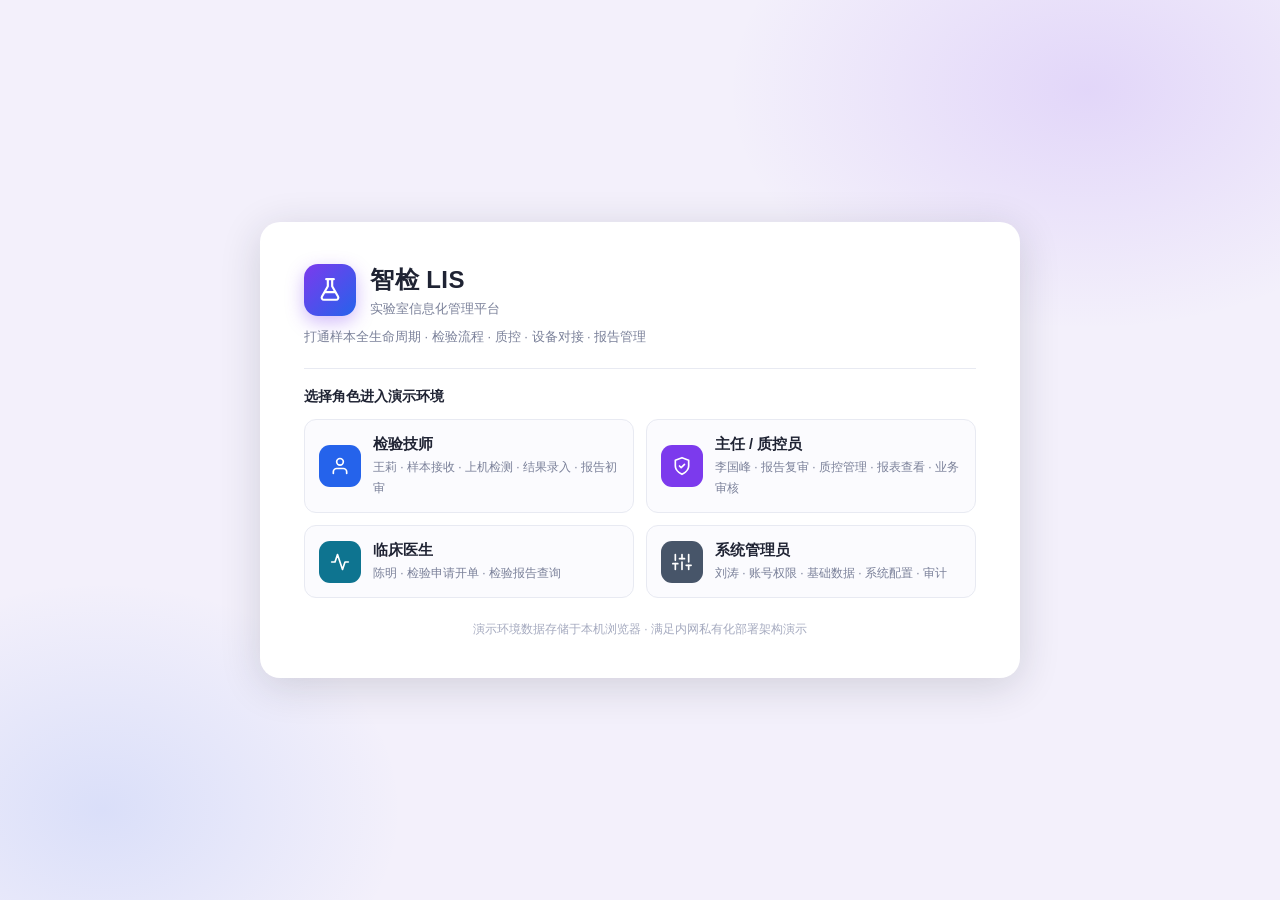
<file: demo/index.html>
<!DOCTYPE html>
<html lang="zh-CN">
<head>
<meta charset="UTF-8">
<meta name="viewport" content="width=device-width, initial-scale=1.0, viewport-fit=cover">
<meta name="theme-color" content="#7C3AED">
<title>智检 LIS · 实验室信息化管理平台</title>
<link rel="stylesheet" href="css/style.css">
<link rel="icon" href="data:image/svg+xml,<svg xmlns='http://www.w3.org/2000/svg' viewBox='0 0 24 24'><path fill='%237C3AED' d='M12 2l8 4v6c0 5-3.5 8.5-8 10-4.5-1.5-8-5-8-10V6z'/></svg>">
</head>
<body>

<!-- ============ SVG 图标库 ============ -->
<svg xmlns="http://www.w3.org/2000/svg" style="display:none">
  <symbol id="i-home" viewBox="0 0 24 24"><path d="M3 9l9-7 9 7v11a2 2 0 0 1-2 2H5a2 2 0 0 1-2-2z"/><polyline points="9 22 9 12 15 12 15 22"/></symbol>
  <symbol id="i-tube" viewBox="0 0 24 24"><path d="M7 2h10"/><path d="M9 2v14a3 3 0 0 0 6 0V2"/><path d="M9 9h6"/></symbol>
  <symbol id="i-flask" viewBox="0 0 24 24"><path d="M10 2v6.5L4.6 18a2 2 0 0 0 1.8 3h11.2a2 2 0 0 0 1.8-3L14 8.5V2"/><path d="M8.5 2h7"/><path d="M7.5 14h9"/></symbol>
  <symbol id="i-shield" viewBox="0 0 24 24"><path d="M12 22s8-4 8-10V5l-8-3-8 3v7c0 6 8 10 8 10z"/><path d="M9 12l2 2 4-4"/></symbol>
  <symbol id="i-monitor" viewBox="0 0 24 24"><rect x="2" y="3" width="20" height="14" rx="2"/><path d="M8 21h8M12 17v4"/></symbol>
  <symbol id="i-chart" viewBox="0 0 24 24"><path d="M3 3v18h18"/><path d="M8 17v-6M13 17V7M18 17v-3"/></symbol>
  <symbol id="i-settings" viewBox="0 0 24 24"><path d="M4 21v-7M4 10V3M12 21v-9M12 8V3M20 21v-5M20 12V3"/><path d="M1 14h6M9 8h6M17 16h6"/></symbol>
  <symbol id="i-bell" viewBox="0 0 24 24"><path d="M18 8a6 6 0 0 0-12 0c0 7-3 9-3 9h18s-3-2-3-9"/><path d="M13.7 21a2 2 0 0 1-3.4 0"/></symbol>
  <symbol id="i-scan" viewBox="0 0 24 24"><path d="M3 7V5a2 2 0 0 1 2-2h2M17 3h2a2 2 0 0 1 2 2v2M21 17v2a2 2 0 0 1-2 2h-2M7 21H5a2 2 0 0 1-2-2v-2"/><path d="M7 12h10"/></symbol>
  <symbol id="i-plus" viewBox="0 0 24 24"><path d="M12 5v14M5 12h14"/></symbol>
  <symbol id="i-search" viewBox="0 0 24 24"><circle cx="11" cy="11" r="8"/><path d="M21 21l-4.35-4.35"/></symbol>
  <symbol id="i-user" viewBox="0 0 24 24"><path d="M20 21v-2a4 4 0 0 0-4-4H8a4 4 0 0 0-4 4v2"/><circle cx="12" cy="7" r="4"/></symbol>
  <symbol id="i-users" viewBox="0 0 24 24"><path d="M17 21v-2a4 4 0 0 0-4-4H5a4 4 0 0 0-4 4v2"/><circle cx="9" cy="7" r="4"/><path d="M23 21v-2a4 4 0 0 0-3-3.87M16 3.13a4 4 0 0 1 0 7.75"/></symbol>
  <symbol id="i-logout" viewBox="0 0 24 24"><path d="M9 21H5a2 2 0 0 1-2-2V5a2 2 0 0 1 2-2h4"/><polyline points="16 17 21 12 16 7"/><path d="M21 12H9"/></symbol>
  <symbol id="i-x" viewBox="0 0 24 24"><path d="M18 6L6 18M6 6l12 12"/></symbol>
  <symbol id="i-check" viewBox="0 0 24 24"><polyline points="20 6 9 17 4 12"/></symbol>
  <symbol id="i-alert" viewBox="0 0 24 24"><path d="M10.29 3.86L1.82 18a2 2 0 0 0 1.71 3h16.94a2 2 0 0 0 1.71-3L13.71 3.86a2 2 0 0 0-3.42 0z"/><path d="M12 9v4M12 17h.01"/></symbol>
  <symbol id="i-clock" viewBox="0 0 24 24"><circle cx="12" cy="12" r="10"/><polyline points="12 6 12 12 16 14"/></symbol>
  <symbol id="i-download" viewBox="0 0 24 24"><path d="M21 15v4a2 2 0 0 1-2 2H5a2 2 0 0 1-2-2v-4"/><polyline points="7 10 12 15 17 10"/><path d="M12 15V3"/></symbol>
  <symbol id="i-chevron" viewBox="0 0 24 24"><polyline points="9 18 15 12 9 6"/></symbol>
  <symbol id="i-edit" viewBox="0 0 24 24"><path d="M11 4H4a2 2 0 0 0-2 2v14a2 2 0 0 0 2 2h14a2 2 0 0 0 2-2v-7"/><path d="M18.5 2.5a2.12 2.12 0 0 1 3 3L12 15l-4 1 1-4z"/></symbol>
  <symbol id="i-trash" viewBox="0 0 24 24"><polyline points="3 6 5 6 21 6"/><path d="M19 6v14a2 2 0 0 1-2 2H7a2 2 0 0 1-2-2V6m3 0V4a2 2 0 0 1 2-2h4a2 2 0 0 1 2 2v2"/></symbol>
  <symbol id="i-refresh" viewBox="0 0 24 24"><polyline points="23 4 23 10 17 10"/><path d="M20.49 15a9 9 0 1 1-2.12-9.36L23 10"/></symbol>
  <symbol id="i-printer" viewBox="0 0 24 24"><polyline points="6 9 6 2 18 2 18 9"/><path d="M6 18H4a2 2 0 0 1-2-2v-5a2 2 0 0 1 2-2h16a2 2 0 0 1 2 2v5a2 2 0 0 1-2 2h-2"/><rect x="6" y="14" width="12" height="8"/></symbol>
  <symbol id="i-menu" viewBox="0 0 24 24"><path d="M3 12h18M3 6h18M3 18h18"/></symbol>
  <symbol id="i-more" viewBox="0 0 24 24"><circle cx="12" cy="12" r="1.6"/><circle cx="12" cy="5" r="1.6"/><circle cx="12" cy="19" r="1.6"/></symbol>
  <symbol id="i-send" viewBox="0 0 24 24"><path d="M22 2L11 13"/><path d="M22 2l-7 20-4-9-9-4z"/></symbol>
  <symbol id="i-activity" viewBox="0 0 24 24"><polyline points="22 12 18 12 15 21 9 3 6 12 2 12"/></symbol>
  <symbol id="i-filter" viewBox="0 0 24 24"><polygon points="22 3 2 3 10 12.46 10 19 14 21 14 12.46 22 3"/></symbol>
  <symbol id="i-file" viewBox="0 0 24 24"><path d="M14 2H6a2 2 0 0 0-2 2v16a2 2 0 0 0 2 2h12a2 2 0 0 0 2-2V8z"/><polyline points="14 2 14 8 20 8"/><path d="M9 15l2 2 4-4"/></symbol>
  <symbol id="i-db" viewBox="0 0 24 24"><ellipse cx="12" cy="5" rx="9" ry="3"/><path d="M21 12c0 1.66-4 3-9 3s-9-1.34-9-3"/><path d="M3 5v14c0 1.66 4 3 9 3s9-1.34 9-3V5"/></symbol>
  <symbol id="i-logout2" viewBox="0 0 24 24"><path d="M9 21H5a2 2 0 0 1-2-2V5a2 2 0 0 1 2-2h4"/><polyline points="16 17 21 12 16 7"/><path d="M21 12H9"/></symbol>
  <symbol id="i-box" viewBox="0 0 24 24"><path d="M21 16V8a2 2 0 0 0-1-1.73l-7-4a2 2 0 0 0-2 0l-7 4A2 2 0 0 0 3 8v8a2 2 0 0 0 1 1.73l7 4a2 2 0 0 0 2 0l7-4A2 2 0 0 0 21 16z"/><polyline points="3.27 6.96 12 12.01 20.73 6.96"/><path d="M12 22.08V12"/></symbol>
</svg>

<!-- ============ 登录视图 ============ -->
<div id="login-view" class="login-wrap hidden">
  <div class="login-bg-deco"></div>
  <div class="login-card">
    <div class="login-brand">
      <div class="logo-mark"><svg class="ic"><use href="#i-flask"/></svg></div>
      <div>
        <h1>智检 LIS</h1>
        <p>实验室信息化管理平台</p>
      </div>
    </div>
    <p class="login-tip">打通样本全生命周期 · 检验流程 · 质控 · 设备对接 · 报告管理</p>
    <div class="login-label">选择角色进入演示环境</div>
    <div class="role-grid" id="role-grid"></div>
    <div class="login-foot">演示环境数据存储于本机浏览器 · 满足内网私有化部署架构演示</div>
  </div>
</div>

<!-- ============ 应用外壳 ============ -->
<div id="app-shell" class="app-shell hidden">
  <aside class="sidebar" id="sidebar">
    <div class="side-brand">
      <div class="logo-mark sm"><svg class="ic"><use href="#i-flask"/></svg></div>
      <div class="side-brand-txt"><b>智检 LIS</b><span>实验室信息化管理平台</span></div>
    </div>
    <nav class="side-nav" id="side-nav"></nav>
    <div class="side-foot" id="side-foot"></div>
  </aside>

  <div class="main-col">
    <header class="topbar">
      <button class="icon-btn only-mobile" id="btn-side-toggle" onclick="W.toggleSide()"><svg class="ic"><use href="#i-menu"/></svg></button>
      <div class="topbar-title" id="topbar-title">工作台</div>
      <div class="topbar-spacer"></div>
      <button class="btn btn-primary btn-sm only-mobile" onclick="W.openScan()"><svg class="ic ic-sm"><use href="#i-scan"/></svg><span>扫码</span></button>
      <div class="msg-wrap">
        <button class="icon-btn" id="btn-bell" onclick="W.toggleMsg(event)"><svg class="ic"><use href="#i-bell"/></svg><span class="msg-dot hidden" id="msg-dot"></span></button>
        <div class="msg-panel hidden" id="msg-panel">
          <div class="msg-head"><b>消息中心</b><a href="javascript:;" onclick="W.readAllMsg()">全部已读</a></div>
          <div class="msg-list" id="msg-list"></div>
        </div>
      </div>
      <div class="user-chip" id="user-chip"></div>
      <button class="icon-btn" title="切换角色" onclick="W.logout()"><svg class="ic"><use href="#i-logout"/></svg></button>
    </header>
    <main class="page" id="page"></main>
  </div>

  <nav class="bottom-nav" id="bottom-nav"></nav>
  <div class="more-sheet-mask hidden" id="more-mask" onclick="W.closeMore()"></div>
  <div class="more-sheet" id="more-sheet"></div>
</div>

<div id="modal-root"></div>
<div id="toast-root"></div>
<div id="print-area"></div>

<script src="js/data.js"></script>
<script src="js/app.js"></script>
<script src="js/views-dashboard.js"></script>
<script src="js/views-samples.js"></script>
<script src="js/views-lab.js"></script>
<script src="js/views-qc.js"></script>
<script src="js/views-devices.js"></script>
<script src="js/views-reports.js"></script>
<script src="js/views-system.js"></script>
<script>W.init();</script>
</body>
</html>
</file>
<file: demo/css/style.css>
/* ============================================================
   智检 LIS · 实验室信息化管理平台
   设计规范：紫 #7C3AED 主 / 蓝 #2563EB 辅 · 浅色医疗风
   ============================================================ */
:root{
  --primary:#7C3AED; --primary-2:#2563EB;
  --grad:linear-gradient(135deg,#7C3AED,#2563EB);
  --bg:#F5F6FA; --card:#FFFFFF;
  --border:#E8EAF2; --border-2:#D9DDEB;
  --text:#1F2333; --muted:#7A8099; --muted-2:#A5AABF;
  --ok:#16A34A; --ok-bg:#EAF8F0;
  --warn:#D97706; --warn-bg:#FEF5E7;
  --danger:#E11D48; --danger-bg:#FDECEF;
  --info:#2563EB; --info-bg:#EAF1FE;
  --purple-bg:#F3EEFD;
  --shadow:0 1px 3px rgba(31,35,51,.06),0 4px 16px rgba(31,35,51,.05);
  --shadow-lg:0 8px 40px rgba(31,35,51,.16);
  --r:12px; --r-sm:8px;
  --side-w:224px; --top-h:56px; --bottom-h:58px;
  --safe-b:env(safe-area-inset-bottom,0px);
}
*{margin:0;padding:0;box-sizing:border-box;-webkit-tap-highlight-color:transparent}
html{-webkit-text-size-adjust:100%}
body{font-family:-apple-system,BlinkMacSystemFont,"PingFang SC","Microsoft YaHei","Helvetica Neue",sans-serif;background:var(--bg);color:var(--text);font-size:14px;line-height:1.5}
.hidden{display:none!important}
a{color:var(--primary-2);text-decoration:none}
.ic{width:20px;height:20px;fill:none;stroke:currentColor;stroke-width:2;stroke-linecap:round;stroke-linejoin:round;flex:none}
.ic-sm{width:16px;height:16px}
.ic-xs{width:14px;height:14px}

/* ---------- 通用控件 ---------- */
.btn{display:inline-flex;align-items:center;justify-content:center;gap:6px;border:1px solid var(--border-2);background:#fff;color:var(--text);border-radius:var(--r-sm);padding:0 14px;height:36px;font-size:13.5px;cursor:pointer;transition:.15s;white-space:nowrap;font-family:inherit}
.btn:hover{border-color:var(--primary);color:var(--primary)}
.btn:active{transform:scale(.97)}
.btn-primary{background:var(--grad);border:none;color:#fff}
.btn-primary:hover{opacity:.92;color:#fff;box-shadow:0 4px 14px rgba(124,58,237,.35)}
.btn-danger{background:var(--danger);border:none;color:#fff}
.btn-danger:hover{opacity:.9;color:#fff}
.btn-ghost{border-color:transparent;background:transparent;color:var(--muted)}
.btn-ghost:hover{background:var(--purple-bg);color:var(--primary)}
.btn-sm{height:30px;padding:0 10px;font-size:12.5px;border-radius:7px}
.btn-lg{height:46px;font-size:15px;border-radius:10px;padding:0 20px}
.btn-block{width:100%}
.btn:disabled{opacity:.45;cursor:not-allowed;pointer-events:none}
.icon-btn{display:inline-flex;align-items:center;justify-content:center;width:38px;height:38px;border-radius:10px;border:none;background:transparent;color:var(--muted);cursor:pointer;position:relative;transition:.15s}
.icon-btn:hover{background:var(--purple-bg);color:var(--primary)}

.input,.select,.textarea{width:100%;border:1px solid var(--border-2);border-radius:var(--r-sm);padding:0 12px;height:38px;font-size:14px;color:var(--text);background:#fff;outline:none;transition:.15s;font-family:inherit}
.textarea{height:auto;min-height:76px;padding:10px 12px;resize:vertical}
.input:focus,.select:focus,.textarea:focus{border-color:var(--primary);box-shadow:0 0 0 3px rgba(124,58,237,.12)}
.input::placeholder{color:var(--muted-2)}
.select{appearance:none;background-image:url("data:image/svg+xml,%3Csvg xmlns='http://www.w3.org/2000/svg' width='12' height='12' viewBox='0 0 24 24' fill='none' stroke='%237A8099' stroke-width='2'%3E%3Cpolyline points='6 9 12 15 18 9'/%3E%3C/svg%3E");background-repeat:no-repeat;background-position:right 12px center;padding-right:32px}

/* ---------- 标签 / 徽章 ---------- */
.tag{display:inline-flex;align-items:center;gap:4px;padding:2px 9px;border-radius:99px;font-size:12px;font-weight:500;white-space:nowrap}
.t-gray{background:#F0F1F6;color:#5B6172}
.t-blue{background:var(--info-bg);color:var(--info)}
.t-cyan{background:#E6F7FB;color:#0E7490}
.t-purple{background:var(--purple-bg);color:var(--primary)}
.t-orange{background:var(--warn-bg);color:var(--warn)}
.t-green{background:var(--ok-bg);color:var(--ok)}
.t-red{background:var(--danger-bg);color:var(--danger)}
.dot{width:7px;height:7px;border-radius:50%;display:inline-block;flex:none}

/* ---------- 登录页 ---------- */
.login-wrap{position:fixed;inset:0;display:flex;align-items:center;justify-content:center;padding:20px;overflow:auto;background:#F3F0FB}
.login-bg-deco{position:absolute;inset:0;background:
  radial-gradient(600px 400px at 85% 10%,rgba(124,58,237,.14),transparent 60%),
  radial-gradient(500px 380px at 8% 90%,rgba(37,99,235,.12),transparent 60%)}
.login-card{position:relative;width:100%;max-width:760px;background:var(--card);border-radius:20px;box-shadow:var(--shadow-lg);padding:40px 44px}
.login-brand{display:flex;align-items:center;gap:14px;margin-bottom:8px}
.logo-mark{width:52px;height:52px;border-radius:14px;background:var(--grad);color:#fff;display:flex;align-items:center;justify-content:center;box-shadow:0 6px 18px rgba(124,58,237,.35);flex:none}
.logo-mark .ic{width:26px;height:26px}
.logo-mark.sm{width:38px;height:38px;border-radius:11px}
.logo-mark.sm .ic{width:20px;height:20px}
.login-brand h1{font-size:24px;letter-spacing:.5px}
.login-brand p{color:var(--muted);font-size:13px;margin-top:1px}
.login-tip{color:var(--muted);font-size:13px;padding-bottom:22px;border-bottom:1px solid var(--border);margin-bottom:18px}
.login-label{font-size:13.5px;font-weight:600;margin-bottom:12px}
.role-grid{display:grid;grid-template-columns:repeat(2,1fr);gap:12px}
.role-card{display:flex;gap:12px;align-items:center;border:1px solid var(--border);border-radius:12px;padding:14px;cursor:pointer;transition:.15s;background:#FBFBFE}
.role-card:hover{border-color:var(--primary);background:var(--purple-bg);transform:translateY(-1px);box-shadow:0 6px 18px rgba(124,58,237,.12)}
.role-ava{width:42px;height:42px;border-radius:11px;display:flex;align-items:center;justify-content:center;color:#fff;flex:none}
.role-card b{font-size:14.5px;display:block}
.role-card span{font-size:12px;color:var(--muted)}
.login-foot{margin-top:22px;font-size:12px;color:var(--muted-2);text-align:center}

/* ---------- 应用布局 ---------- */
.app-shell{display:flex;min-height:100vh}
.sidebar{width:var(--side-w);background:var(--card);border-right:1px solid var(--border);display:flex;flex-direction:column;position:fixed;top:0;bottom:0;left:0;z-index:40}
.side-brand{display:flex;align-items:center;gap:10px;padding:14px 16px;border-bottom:1px solid var(--border)}
.side-brand-txt b{font-size:15.5px;display:block;line-height:1.2}
.side-brand-txt span{font-size:10.5px;color:var(--muted);display:block;margin-top:1px}
.side-nav{flex:1;overflow-y:auto;padding:10px}
.nav-item{display:flex;align-items:center;gap:11px;padding:0 12px;height:42px;border-radius:10px;color:#4A5068;cursor:pointer;margin-bottom:3px;font-size:14px;transition:.15s;position:relative}
.nav-item:hover{background:#F6F4FD;color:var(--primary)}
.nav-item.active{background:var(--grad);color:#fff;font-weight:500;box-shadow:0 4px 12px rgba(124,58,237,.28)}
.nav-item .ic{width:19px;height:19px}
.nav-item .n-badge{margin-left:auto;background:var(--danger);color:#fff;font-size:11px;min-width:18px;height:18px;border-radius:9px;display:flex;align-items:center;justify-content:center;padding:0 5px;font-weight:600}
.side-foot{padding:12px;border-top:1px solid var(--border)}

.main-col{flex:1;margin-left:var(--side-w);display:flex;flex-direction:column;min-width:0}
.topbar{height:var(--top-h);background:rgba(255,255,255,.92);backdrop-filter:blur(10px);border-bottom:1px solid var(--border);display:flex;align-items:center;gap:8px;padding:0 18px;position:sticky;top:0;z-index:30}
.topbar-title{font-size:16px;font-weight:600}
.topbar-spacer{flex:1}
.user-chip{display:flex;align-items:center;gap:8px;padding:4px 10px 4px 4px;border-radius:99px;background:#F6F6FA;font-size:13px}
.user-ava{width:30px;height:30px;border-radius:50%;background:var(--grad);color:#fff;display:flex;align-items:center;justify-content:center;font-size:12.5px;font-weight:600;flex:none}
.user-chip small{color:var(--muted);font-size:11.5px;display:block;line-height:1.1}
.page{flex:1;padding:18px 20px 32px;max-width:1280px;width:100%;margin:0 auto}

/* ---------- 消息中心 ---------- */
.msg-wrap{position:relative}
.msg-dot{position:absolute;top:7px;right:7px;width:8px;height:8px;border-radius:50%;background:var(--danger);border:2px solid #fff}
.msg-panel{position:absolute;right:0;top:46px;width:330px;max-width:calc(100vw - 24px);background:#fff;border-radius:14px;box-shadow:var(--shadow-lg);border:1px solid var(--border);z-index:60;overflow:hidden}
.msg-head{display:flex;justify-content:space-between;align-items:center;padding:12px 14px;border-bottom:1px solid var(--border);font-size:13.5px}
.msg-head a{font-size:12px}
.msg-list{max-height:340px;overflow-y:auto}
.msg-item{display:flex;gap:10px;padding:11px 14px;border-bottom:1px solid #F2F3F8;cursor:pointer}
.msg-item:hover{background:#FAFAFE}
.msg-item.unread{background:#F7F5FE}
.msg-item.unread .mi-title::after{content:"";display:inline-block;width:6px;height:6px;border-radius:50%;background:var(--primary);margin-left:6px}
.mi-ico{width:32px;height:32px;border-radius:9px;display:flex;align-items:center;justify-content:center;flex:none}
.mi-ico .ic{width:16px;height:16px}
.mi-title{font-size:13px;font-weight:500}
.mi-body{font-size:12px;color:var(--muted);margin-top:1px;display:-webkit-box;-webkit-line-clamp:2;-webkit-box-orient:vertical;overflow:hidden}
.mi-time{font-size:11px;color:var(--muted-2);margin-top:2px}
.msg-empty{padding:36px 0;text-align:center;color:var(--muted-2);font-size:13px}

/* ---------- 页面组件 ---------- */
.page-head{display:flex;align-items:center;gap:10px;margin-bottom:16px;flex-wrap:wrap}
.page-head h2{font-size:18px}
.page-head .ph-sub{color:var(--muted);font-size:12.5px}
.page-head .ph-right{margin-left:auto;display:flex;gap:8px;flex-wrap:wrap}

.card{background:var(--card);border:1px solid var(--border);border-radius:var(--r);box-shadow:var(--shadow)}
.card-h{display:flex;align-items:center;gap:8px;padding:14px 16px;border-bottom:1px solid var(--border);font-size:14.5px;font-weight:600}
.card-h .ic{color:var(--primary)}
.card-h .ch-right{margin-left:auto;font-weight:400}
.card-b{padding:16px}
.grid{display:grid;gap:14px}
.g4{grid-template-columns:repeat(4,1fr)}
.g2{grid-template-columns:1fr 1fr}
.g32{grid-template-columns:2fr 1fr}

/* 统计卡 */
.stat-card{display:flex;gap:12px;align-items:center;padding:16px;cursor:default}
.stat-ico{width:46px;height:46px;border-radius:12px;display:flex;align-items:center;justify-content:center;flex:none}
.stat-ico .ic{width:22px;height:22px}
.stat-num{font-size:24px;font-weight:700;line-height:1.15;font-variant-numeric:tabular-nums}
.stat-num small{font-size:12px;color:var(--muted);font-weight:400;margin-left:3px}
.stat-label{font-size:12.5px;color:var(--muted)}
.stat-card.clickable{cursor:pointer}
.stat-card.clickable:hover{border-color:var(--primary)}

/* tabs */
.tabs{display:flex;gap:4px;background:#EEF0F6;padding:4px;border-radius:10px;width:fit-content;max-width:100%;overflow-x:auto;margin-bottom:14px}
.tab{border:none;background:transparent;padding:7px 16px;border-radius:8px;font-size:13.5px;color:var(--muted);cursor:pointer;white-space:nowrap;font-family:inherit;transition:.15s}
.tab.active{background:#fff;color:var(--primary);font-weight:600;box-shadow:0 1px 4px rgba(31,35,51,.1)}

/* 筛选栏 */
.filter-bar{display:flex;gap:8px;align-items:center;flex-wrap:wrap;margin-bottom:12px}
.filter-bar .input,.filter-bar .select{width:auto;min-width:130px}
.filter-bar .search-grow{flex:1;min-width:160px}
.search-box{position:relative;flex:1;min-width:160px}
.search-box .ic{position:absolute;left:11px;top:50%;transform:translateY(-50%);width:16px;height:16px;color:var(--muted-2)}
.search-box .input{padding-left:34px}

/* 表格 */
.table-wrap{overflow-x:auto}
table.tbl{width:100%;border-collapse:collapse;font-size:13.5px}
.tbl th{text-align:left;font-weight:500;color:var(--muted);font-size:12.5px;padding:10px 12px;background:#F8F9FC;border-bottom:1px solid var(--border);white-space:nowrap}
.tbl th:first-child{border-radius:8px 0 0 8px;padding-left:14px}
.tbl th:last-child{border-radius:0 8px 8px 0}
.tbl td{padding:11px 12px;border-bottom:1px solid #F1F2F8;vertical-align:middle}
.tbl tr:last-child td{border-bottom:none}
.tbl tbody tr{transition:.12s}
.tbl tbody tr:hover{background:#FAF9FE}
.tbl .mono{font-family:"SF Mono",Menlo,Consolas,monospace;font-size:12.5px;letter-spacing:.3px}
.tbl .num-up{color:var(--danger);font-weight:600}
.tbl .num-down{color:var(--info);font-weight:600}
.tbl-empty{padding:40px 0;text-align:center;color:var(--muted-2)}
.tbl-empty .ic{width:36px;height:36px;stroke-width:1.4;margin-bottom:8px}

/* 时间线 */
.tl{position:relative;padding-left:20px}
.tl::before{content:"";position:absolute;left:5.5px;top:6px;bottom:6px;width:2px;background:#ECEEF6;border-radius:2px}
.tl-item{position:relative;padding:0 0 16px 12px}
.tl-item:last-child{padding-bottom:2px}
.tl-dot{position:absolute;left:-20px;top:4px;width:13px;height:13px;border-radius:50%;background:#fff;border:3px solid var(--primary)}
.tl-dot.gray{border-color:var(--muted-2)}
.tl-dot.red{border-color:var(--danger)}
.tl-title{font-size:13.5px;font-weight:500}
.tl-meta{font-size:12px;color:var(--muted);margin-top:1px}

/* 弹窗 */
.modal-mask{position:fixed;inset:0;background:rgba(23,26,40,.5);z-index:100;display:flex;align-items:center;justify-content:center;padding:20px;animation:fadeIn .18s}
.modal{background:#fff;border-radius:16px;width:100%;max-width:520px;max-height:88vh;display:flex;flex-direction:column;box-shadow:var(--shadow-lg);animation:popIn .2s}
.modal-lg{max-width:760px}
.modal-h{display:flex;align-items:center;justify-content:space-between;padding:16px 18px;border-bottom:1px solid var(--border)}
.modal-h b{font-size:15.5px}
.modal-b{padding:18px;overflow-y:auto;flex:1}
.modal-f{display:flex;gap:10px;justify-content:flex-end;padding:14px 18px;border-top:1px solid var(--border)}
.modal-f .btn{min-width:88px}
.form-item{margin-bottom:14px}
.form-item label{display:block;font-size:13px;color:#4A5068;margin-bottom:6px;font-weight:500}
.form-item label em{color:var(--danger);font-style:normal;margin-left:2px}
.form-row{display:grid;grid-template-columns:1fr 1fr;gap:12px}
.form-err{color:var(--danger);font-size:12px;margin-top:5px;display:none}
.form-item.err .input,.form-item.err .select{border-color:var(--danger)}
.form-item.err .form-err{display:block}

/* 抽屉 */
.drawer-mask{position:fixed;inset:0;background:rgba(23,26,40,.5);z-index:100;animation:fadeIn .18s}
.drawer{position:fixed;top:0;right:0;bottom:0;width:480px;max-width:94vw;background:#fff;z-index:101;box-shadow:var(--shadow-lg);display:flex;flex-direction:column;animation:slideIn .22s}
.drawer-h{display:flex;align-items:center;justify-content:space-between;padding:16px 18px;border-bottom:1px solid var(--border)}
.drawer-b{flex:1;overflow-y:auto;padding:18px}
.drawer-f{display:flex;gap:10px;padding:14px 18px;border-top:1px solid var(--border);flex-wrap:wrap}
.kv{display:grid;grid-template-columns:86px 1fr;gap:8px 12px;font-size:13.5px;margin-bottom:16px}
.kv dt{color:var(--muted)}
.kv dd{word-break:break-all}

/* toast */
#toast-root{position:fixed;top:16px;left:50%;transform:translateX(-50%);z-index:200;display:flex;flex-direction:column;gap:8px;align-items:center;pointer-events:none}
.toast{background:#22263A;color:#fff;border-radius:10px;padding:10px 18px;font-size:13.5px;box-shadow:var(--shadow-lg);display:flex;align-items:center;gap:8px;animation:toastIn .25s;max-width:88vw}
.toast.ok .ic{color:#4ADE80}
.toast.err .ic{color:#FB7185}
.toast.info .ic{color:#93C5FD}

/* 图表 */
.chart-box{width:100%}
.chart-box svg{display:block;width:100%;height:auto}
.legend{display:flex;gap:14px;flex-wrap:wrap;font-size:12px;color:var(--muted);margin-top:10px}
.legend i{width:10px;height:10px;border-radius:3px;display:inline-block;margin-right:5px;vertical-align:-1px}

/* 快捷入口 */
.quick-grid{display:grid;grid-template-columns:repeat(2,1fr);gap:10px}
.quick-btn{display:flex;flex-direction:column;align-items:center;gap:8px;padding:16px 8px;border:1px solid var(--border);border-radius:12px;cursor:pointer;transition:.15s;background:#FBFBFE;font-size:13px}
.quick-btn:hover{border-color:var(--primary);background:var(--purple-bg)}
.quick-btn .q-ico{width:42px;height:42px;border-radius:12px;display:flex;align-items:center;justify-content:center;color:#fff}
.quick-btn .ic{width:21px;height:21px}

/* 待办列表 */
.todo-item{display:flex;align-items:center;gap:12px;padding:12px 16px;border-bottom:1px solid #F2F3F8;cursor:pointer;transition:.12s}
.todo-item:last-child{border-bottom:none}
.todo-item:hover{background:#FAF9FE}
.todo-main{flex:1;min-width:0}
.todo-title{font-size:13.5px;font-weight:500}
.todo-sub{font-size:12px;color:var(--muted);margin-top:1px;white-space:nowrap;overflow:hidden;text-overflow:ellipsis}
.todo-count{font-size:18px;font-weight:700;color:var(--primary);font-variant-numeric:tabular-nums}

/* 设备卡片 */
.dev-card{padding:16px;position:relative}
.dev-status{position:absolute;top:16px;right:16px;display:flex;align-items:center;gap:6px;font-size:12px}
.dev-pulse{width:9px;height:9px;border-radius:50%;position:relative}
.dev-pulse.on{background:var(--ok)}
.dev-pulse.on::after{content:"";position:absolute;inset:-4px;border-radius:50%;border:2px solid var(--ok);opacity:.5;animation:pulse 1.6s infinite}
.dev-pulse.off{background:#C3C7D4}
.dev-pulse.warn{background:var(--warn)}
@keyframes pulse{0%{transform:scale(.6);opacity:.7}100%{transform:scale(1.5);opacity:0}}

/* 底部导航（移动端） */
.bottom-nav{display:none;position:fixed;left:0;right:0;bottom:0;height:calc(var(--bottom-h) + var(--safe-b));padding-bottom:var(--safe-b);background:rgba(255,255,255,.96);backdrop-filter:blur(12px);border-top:1px solid var(--border);z-index:50}
.bn-item{flex:1;display:flex;flex-direction:column;align-items:center;justify-content:center;gap:2px;font-size:10.5px;color:var(--muted);cursor:pointer;position:relative;transition:.12s}
.bn-item .ic{width:21px;height:21px}
.bn-item.active{color:var(--primary)}
.bn-item.active::before{content:"";position:absolute;top:0;width:20px;height:3px;border-radius:0 0 3px 3px;background:var(--grad)}
.bn-item .n-badge{position:absolute;top:6px;right:calc(50% - 20px);background:var(--danger);color:#fff;font-size:10px;min-width:16px;height:16px;border-radius:8px;display:flex;align-items:center;justify-content:center;padding:0 4px;font-weight:600}

/* 更多面板（移动端） */
.more-sheet-mask{position:fixed;inset:0;background:rgba(23,26,40,.5);z-index:60;animation:fadeIn .18s}
.more-sheet{position:fixed;left:0;right:0;bottom:0;background:#fff;border-radius:20px 20px 0 0;z-index:61;padding:14px 16px calc(18px + var(--safe-b));transform:translateY(105%);transition:transform .25s;box-shadow:var(--shadow-lg)}
.more-sheet.show{transform:translateY(0)}
.more-sheet h4{font-size:14px;margin-bottom:12px;color:var(--muted);font-weight:500}
.more-grid{display:grid;grid-template-columns:repeat(4,1fr);gap:10px}
.more-cell{display:flex;flex-direction:column;align-items:center;gap:7px;padding:13px 4px;border-radius:12px;background:#F7F7FB;font-size:12px;cursor:pointer;border:none;color:var(--text);font-family:inherit;position:relative}
.more-cell:active{background:var(--purple-bg)}
.more-cell .m-ico{width:40px;height:40px;border-radius:12px;display:flex;align-items:center;justify-content:center;color:#fff}
.more-cell .ic{width:19px;height:19px}
.more-cell .n-badge{position:absolute;top:6px;right:8px;background:var(--danger);color:#fff;font-size:10px;min-width:15px;height:15px;border-radius:8px;display:flex;align-items:center;justify-content:center;padding:0 3px}

/* 侧边抽屉（移动端） */
@media (max-width:860px){
  .sidebar{transform:translateX(-105%);transition:transform .25s;box-shadow:var(--shadow-lg)}
  .sidebar.open{transform:translateX(0)}
  .main-col{margin-left:0}
  .only-pc{display:none!important}
  .topbar{padding:0 12px;gap:6px}
  .topbar-title{font-size:15.5px}
  .page{padding:14px 12px calc(32px + var(--bottom-h) + var(--safe-b))}
  .bottom-nav{display:flex}
  .user-chip{padding:2px}
  .user-chip .uc-txt{display:none}
  .grid.g4{grid-template-columns:1fr 1fr;gap:10px}
  .grid.g32{grid-template-columns:1fr}
  .grid.g2{grid-template-columns:1fr}
  .role-grid{grid-template-columns:1fr}
  .login-card{padding:26px 20px}
  /* 表格 → 卡片 */
  .table-wrap{overflow:visible}
  .tbl-responsive thead{display:none}
  .tbl-responsive tr{display:block;border:1px solid var(--border);border-radius:12px;margin-bottom:10px;background:#fff;box-shadow:var(--shadow)}
  .tbl-responsive td{display:flex;justify-content:space-between;align-items:center;gap:14px;border:none;padding:9px 14px;text-align:right}
  .tbl-responsive td:first-child{padding-top:13px;border-radius:12px 12px 0 0;background:#FAFAFE;font-weight:600}
  .tbl-responsive td:last-child{border-radius:0 0 12px 12px;padding-bottom:13px}
  .tbl-responsive td::before{content:attr(data-label);color:var(--muted);font-size:12.5px;font-weight:400;text-align:left;flex:none}
  .tbl-responsive td:first-child::before{display:none}
  /* 弹窗 → 底部弹出 */
  .modal-mask{align-items:flex-end;padding:0}
  .modal{max-width:100%;border-radius:18px 18px 0 0;max-height:92vh;animation:sheetUp .25s}
  .modal-f{padding-bottom:calc(14px + var(--safe-b))}
  .modal-f .btn{flex:1}
  .drawer{width:100%;max-width:100%;top:auto;height:92%;border-radius:18px 18px 0 0;animation:sheetUp .25s}
  .form-row{grid-template-columns:1fr}
  .stat-num{font-size:20px}
  .stat-ico{width:40px;height:40px}
}
@media (min-width:861px){.only-mobile{display:none!important}}

/* 动画 */
@keyframes fadeIn{from{opacity:0}to{opacity:1}}
@keyframes popIn{from{opacity:0;transform:scale(.95)}to{opacity:1;transform:scale(1)}}
@keyframes sheetUp{from{transform:translateY(40px);opacity:.5}to{transform:translateY(0);opacity:1}}
@keyframes slideIn{from{transform:translateX(60px);opacity:.4}to{transform:translateX(0);opacity:1}}
@keyframes toastIn{from{transform:translateY(-14px);opacity:0}to{transform:translateY(0);opacity:1}}
.fade-in{animation:fadeIn .25s}

/* ---------- 报告单 & 打印 ---------- */
.report-sheet{background:#fff;font-size:13px}
.report-head{text-align:center;border-bottom:2px solid var(--primary);padding-bottom:12px;margin-bottom:14px}
.report-head h3{font-size:18px;letter-spacing:2px}
.report-head p{color:var(--muted);font-size:12px;margin-top:3px}
.report-kv{display:grid;grid-template-columns:repeat(3,1fr);gap:6px 14px;font-size:12.5px;margin-bottom:12px}
.report-kv b{font-weight:600}
.report-tbl{width:100%;border-collapse:collapse;font-size:12.5px}
.report-tbl th{border:1px solid #D9DDEB;background:#F5F6FA;padding:6px 8px;font-weight:500}
.report-tbl td{border:1px solid #E5E8F0;padding:6px 8px}
.report-foot{display:flex;justify-content:space-between;margin-top:16px;font-size:12.5px;color:var(--muted)}
.flag-h{color:var(--danger);font-weight:700}
.flag-l{color:var(--info);font-weight:700}

@media print{
  body *{visibility:hidden}
  #print-area,#print-area *{visibility:visible}
  #print-area{position:absolute;left:0;top:0;width:100%}
}
/* 滚动条 */
::-webkit-scrollbar{width:8px;height:8px}
::-webkit-scrollbar-thumb{background:#D5D8E4;border-radius:4px}
::-webkit-scrollbar-thumb:hover{background:#BEC2D2}
</file>
